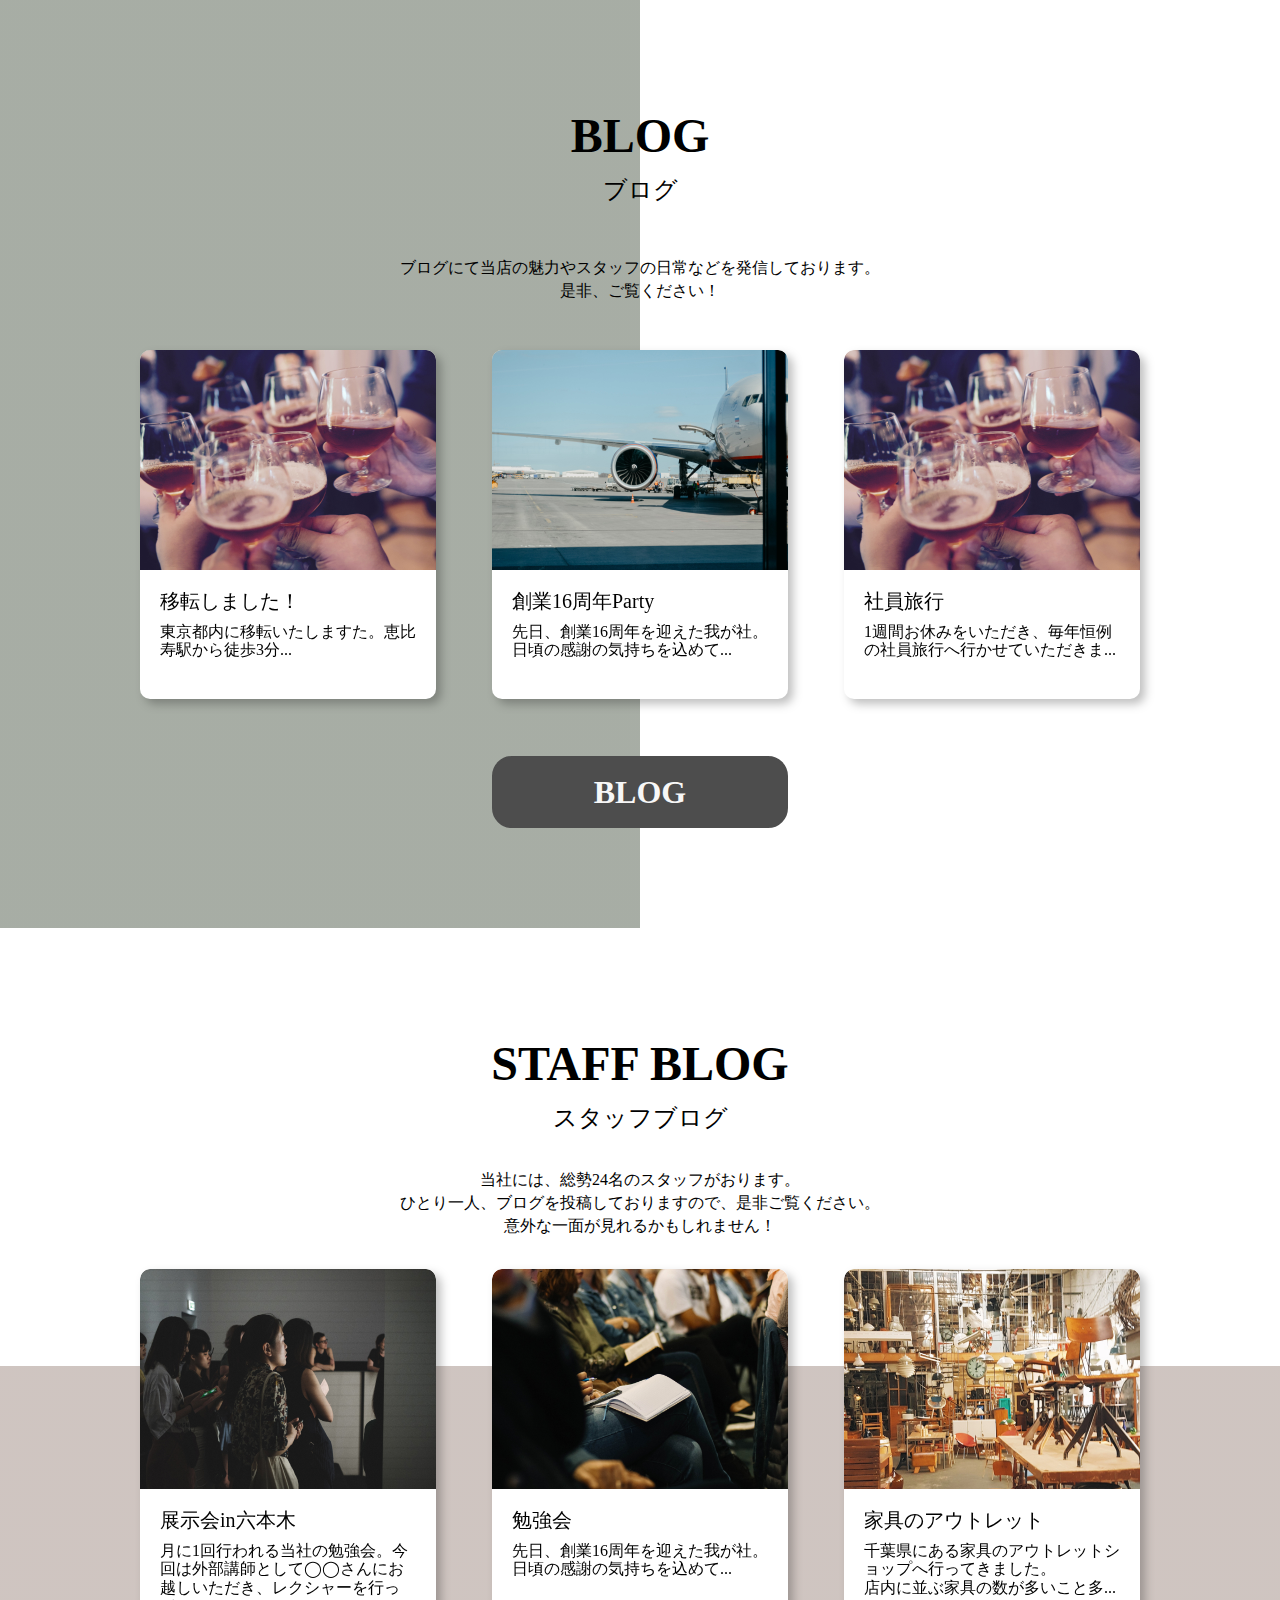
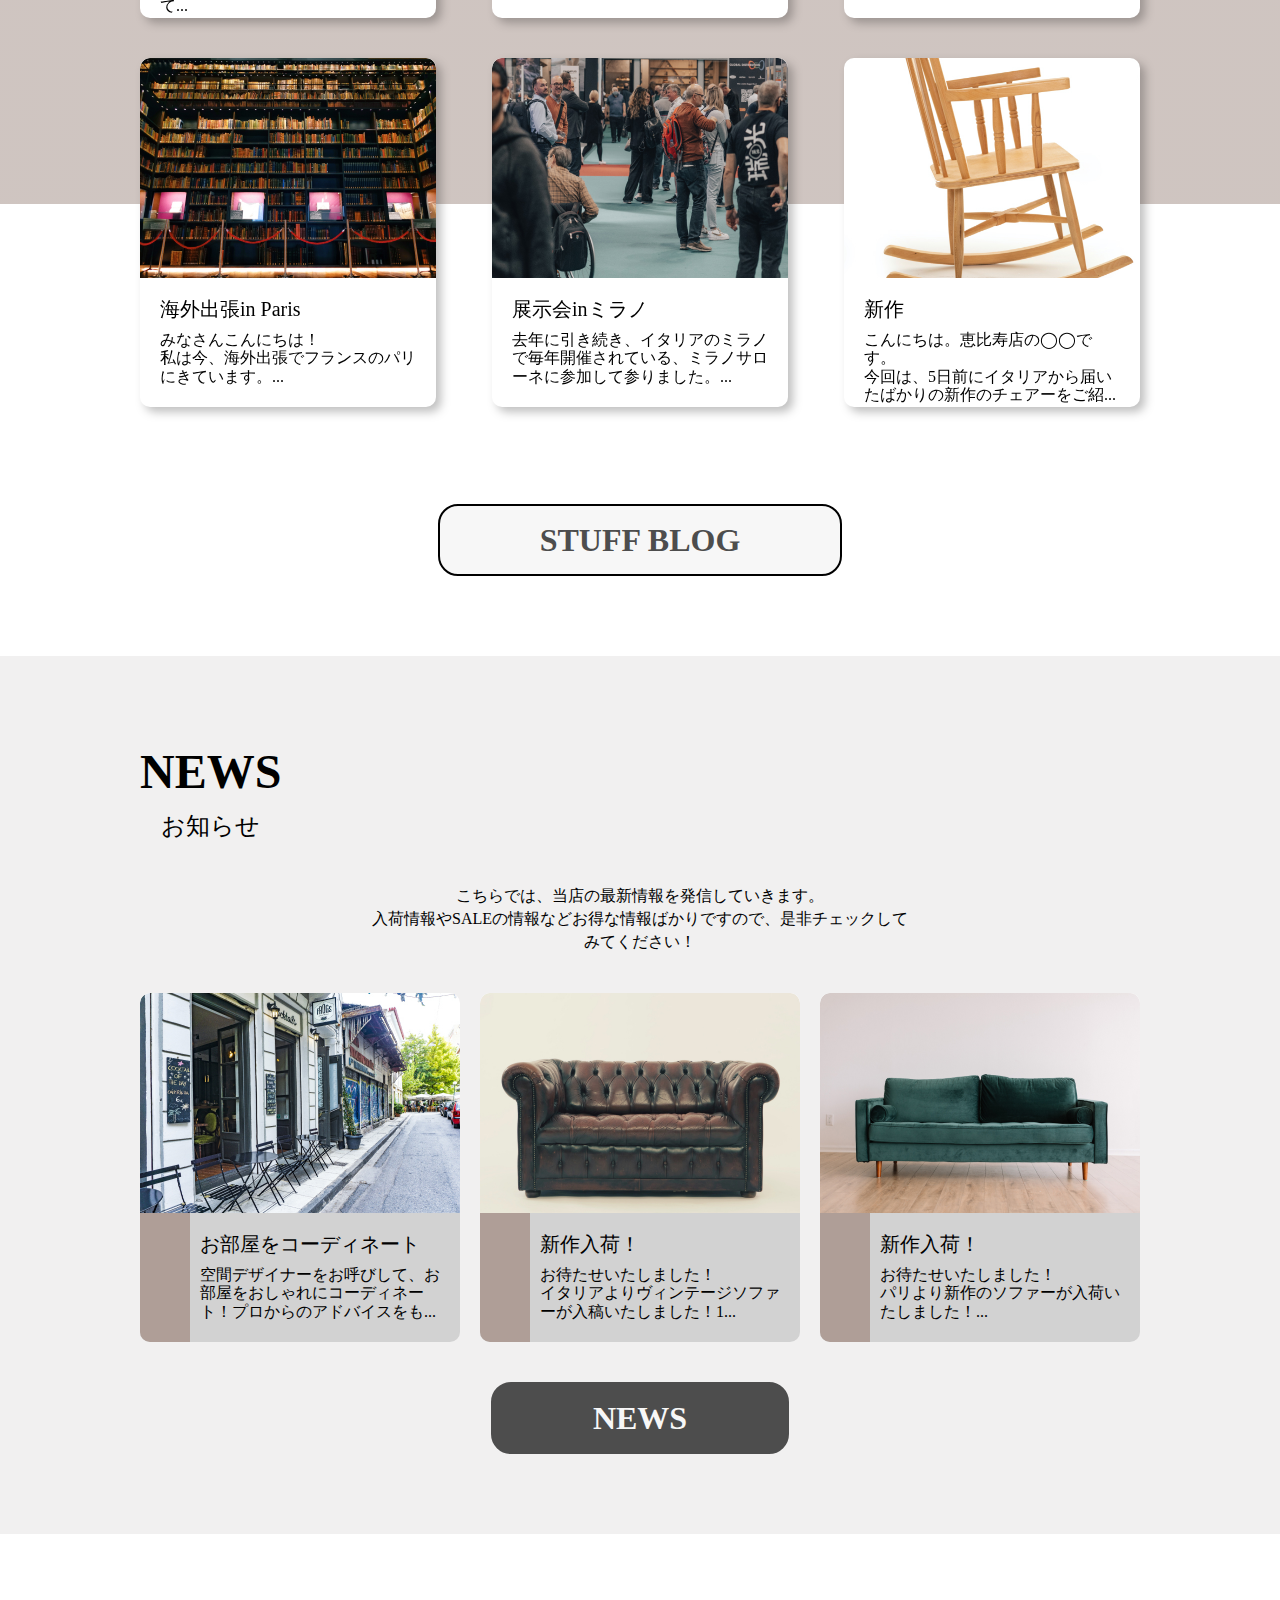
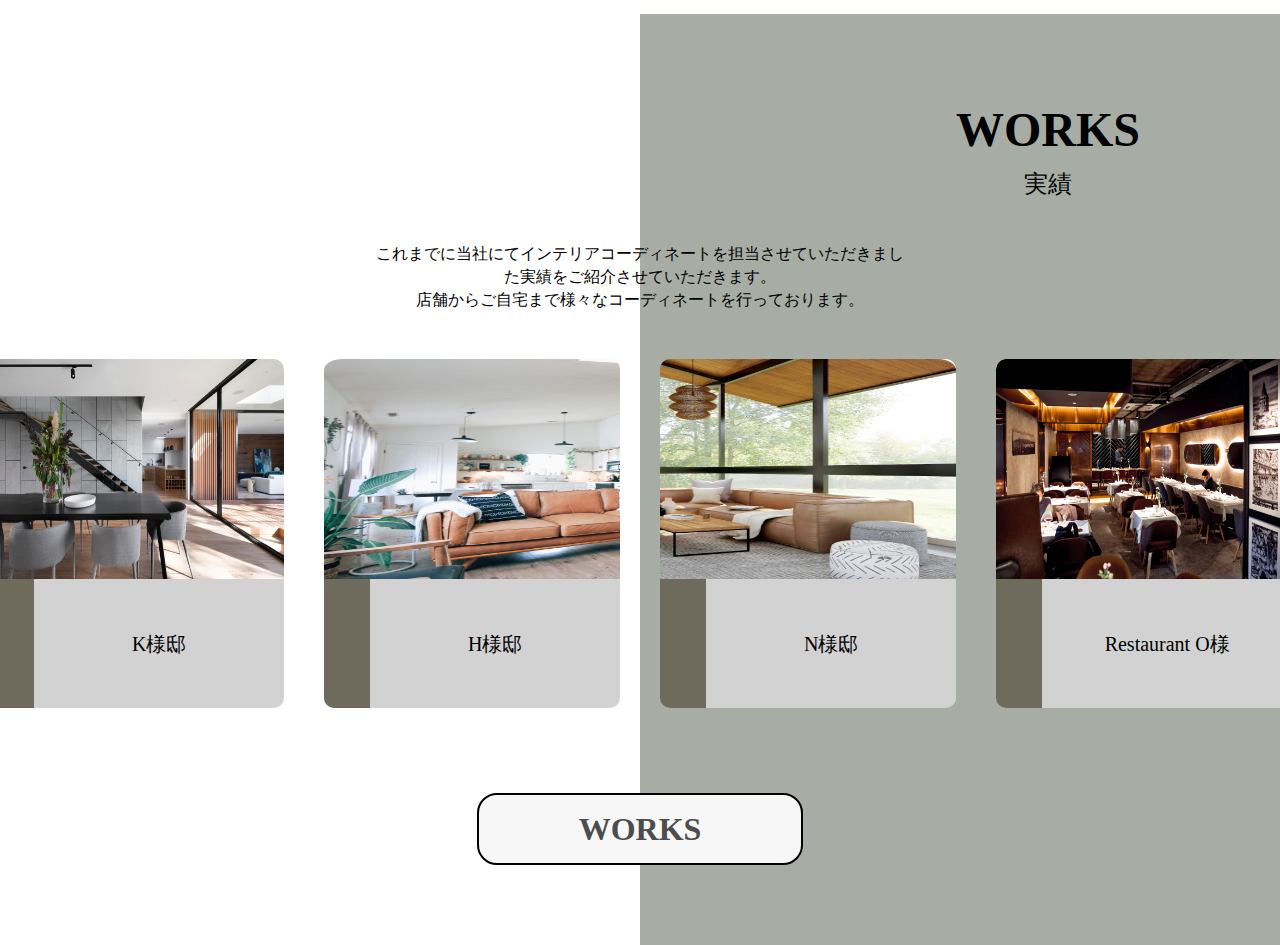
<file: index.html>
<!DOCTYPE html>
<html lang="en">
<head>
    <meta charset="UTF-8">
    <meta http-equiv="X-UA-Compatible" content="IE=edge">
    <meta name="viewport" content="width=device-width, initial-scale=1.0">
    <link rel="stylesheet" href="reset.css">
    <link rel="stylesheet" href="style.css">
    <title>Code-Ups coding practice</title>
</head>
<body>
    <div class="cpntainer">
        <div class="inner">
            <section class="blog">
                <div class="title">
                    <div class="title-top -center">
                        <h1>BLOG</h1>
                        <p>ブログ</p>
                    </div>
                    <div class="title-bottom">
                        <p>
                            ブログにて当店の魅力やスタッフの日常などを発信しております。<br class="pc-br">
                            是非、ご覧ください！
                        </p>
                    </div>
                </div>
                <div class="cards">
                    <article class="card">
                        <div class="card-img-box">
                            <img src="img/001.jpg" alt="">
                        </div>
                        <div class="card-text-box slide">
                            <p class="card-text-title">
                                移転しました！
                            </p>
                            <p class="card-text-outline">
                                東京都内に移転いたしますた。恵比寿駅から徒歩3分...
                            </p>
                        </div>
                    </article>
                    <article class="card card-center">
                        <div class="card-img-box">
                            <img src="img/002.jpg" alt="">
                        </div>
                        <div class="card-text-box slide">
                            <p class="card-text-title">
                                創業16周年Party
                            </p>
                            <p class="card-text-outline">
                                先日、創業16周年を迎えた我が社。日頃の感謝の気持ちを込めて...
                            </p>
                        </div>
                    </article>
                    <article class="card">
                        <div class="card-img-box">
                            <img src="img/001.jpg" alt="">
                        </div>
                        <div class="card-text-box slide">
                            <p class="card-text-title">
                                社員旅行
                            </p>
                            <p class="card-text-outline">
                                1週間お休みをいただき、毎年恒例の社員旅行へ行かせていただきま...
                            </p>
                        </div>
                    </article>
                </div>
                <div class="button -black reverse">
                    <a href="#">BLOG</a>
                </div>
            </section>

            <section class="staff-blog">
                <div class="title">
                    <div class="title-top mb-32">
                        <h1>STAFF BLOG</h1>
                        <p>スタッフブログ</p>
                    </div>
                    <div class="title-bottom mb-32">
                        <p>
                            当社には、総勢24名のスタッフがおります。<br>
                            ひとり一人、ブログを投稿しておりますので、是非ご覧ください。<br>
                            意外な一面が見れるかもしれません！
                        </p>
                    </div>
                </div>
                <div class="cards"> 
                    <article class="card -wcol">
                        <div class="card-img-box">
                            <img src="img/003.jpg" alt="">
                        </div>
                        <div class="card-text-box -light circle">
                            <p class="card-text-title">
                                展示会in六本木
                            </p>
                            <p class="card-text-outline">
                                月に1回行われる当社の勉強会。今回は外部講師として◯◯さんにお越しいただき、レクシャーを行って...
                            </p>
                        </div>
                    </article>
                    <article class="card card-center -wcol">
                        <div class="card-img-box">
                            <img src="img/004.jpg" alt="">
                        </div>
                        <div class="card-text-box -light circle">
                            <p class="card-text-title">
                                勉強会
                            </p>
                            <p class="card-text-outline">
                                先日、創業16周年を迎えた我が社。日頃の感謝の気持ちを込めて...
                            </p>
                        </div>
                    </article>
                    <article class="card -wcol">
                        <div class="card-img-box">
                            <img src="img/005.jpg" alt="">
                        </div>
                        <div class="card-text-box -light circle">
                            <p class="card-text-title">
                                家具のアウトレット
                            </p>
                            <p class="card-text-outline">
                                千葉県にある家具のアウトレットショップへ行ってきました。<br>
                                店内に並ぶ家具の数が多いこと多...
                            </p>
                        </div>
                    </article>
                    <article class="card -wcol">
                        <div class="card-img-box">
                            <img src="img/006.jpg" alt="">
                        </div>
                        <div class="card-text-box -light circle">
                            <p class="card-text-title">
                                海外出張in Paris
                            </p>
                            <p class="card-text-outline">
                                みなさんこんにちは！<br>
                                私は今、海外出張でフランスのパリにきています。...
                            </p>
                        </div>
                    </article>
                    <article class="card card-center -wcol">
                        <div class="card-img-box">
                            <img src="img/007.jpg" alt="">
                        </div>
                        <div class="card-text-box -light circle">
                            <p class="card-text-title">
                                展示会inミラノ
                            </p>
                            <p class="card-text-outline">
                                去年に引き続き、イタリアのミラノで毎年開催されている、ミラノサローネに参加して参りました。...
                            </p>
                        </div>
                    </article>
                    <article class="card -wcol">
                        <div class="card-img-box">
                            <img src="img/008.jpg" alt="">
                        </div>
                        <div class="card-text-box -light circle">
                            <p class="card-text-title">
                                新作
                            </p>
                            <p class="card-text-outline">
                                こんにちは。恵比寿店の◯◯です。<br>
                                今回は、5日前にイタリアから届いたばかりの新作のチェアーをご紹...
                            </p>
                        </div>
                    </article>
                </div>
                <div class="button -white mb-80 float">
                    <a href="#">STUFF BLOG</a>
                </div>
            </section>

            <section class="news mb-80">
                <div class="title title-left">
                    <div class="title-top -left">
                        <h1>NEWS</h1>
                        <p>お知らせ</p>
                    </div>
                    <div class="title-bottom mb-40">
                        <p>
                            こちらでは、当店の最新情報を発信していきます。<br>
                            入荷情報やSALEの情報などお得な情報ばかりですので、是非チェックしてみてください！
                        </p>
                    </div>
                </div>
                <div class="cards mb-40">
                    <article class="card card-wide">
                        <div class="card-img-box">
                            <img src="img/009.jpg" alt="">
                        </div>
                        <div class="card-text-box  -side reverse-b">
                            <div class="side-deco --brown reverse-w"></div>
                            <div class="side-text">
                                <p class="card-text-title">
                                    お部屋をコーディネート
                                </p>
                                <p class="card-text-outline">
                                    空間デザイナーをお呼びして、お部屋をおしゃれにコーディネート！プロからのアドバイスをも...
                                </p>
                            </div>
                        </div>
                    </article>
                    <article class="card mlr-20 card-wide">
                        <div class="card-img-box">
                            <img src="img/010.jpg" alt="">
                        </div>
                        <div class="card-text-box  -side reverse-b">
                            <div class="side-deco --brown reverse-w"></div>
                            <div class="side-text">
                                <p class="card-text-title">
                                    新作入荷！
                                </p>
                                <p class="card-text-outline">
                                    お待たせいたしました！<br>
                                    イタリアよりヴィンテージソファーが入稿いたしました！1...
                                </p>
                            </div>
                        </div>
                    </article>
                    <article class="card card-wide">
                        <div class="card-img-box">
                            <img src="img/011.jpg" alt="">
                        </div>
                        <div class="card-text-box  -side reverse-b">
                            <div class="side-deco --brown reverse-w"></div>
                            <div class="side-text">
                                <p class="card-text-title">
                                    新作入荷！
                                </p>
                                <p class="card-text-outline">
                                    お待たせいたしました！<br>
                                    パリより新作のソファーが入荷いたしました！...
                                </p>
                            </div>
                        </div>
                    </article>
                </div>
                <div class="button -black mb-80 reverse">
                    <a href="#">NEWS</a>
                </div>
            </section>

            <section class="works">
                <div class="title title-right">
                    <div class="title-top -right">
                        <h1>WORKS</h1>
                        <p>実績</p>
                    </div>
                    <div class="title-bottom">
                        <p>
                            これまでに当社にてインテリアコーディネートを担当させていただきました実績をご紹介させていただきます。<br>
                            店舗からご自宅まで様々なコーディネートを行っております。
                        </p>
                    </div>
                </div>
                <div class="cards -wide slider-box">
                    <article class="card -wide-card slider">
                        <div class="card-img-box">
                            <img src="img/012.jpg" alt="">
                        </div>
                        <div class="card-text-box  -side">
                            <div class="side-deco  --green"></div>
                            <div class="side-text --center">
                                <p class="card-text-center">
                                    N様邸
                                </p>
                            </div>
                        </div>
                    </article>
                    <article class="card -wide-card slider">
                        <div class="card-img-box">
                            <img src="img/013.jpg" alt="">
                        </div>
                        <div class="card-text-box  -side">
                            <div class="side-deco  --green"></div>
                            <div class="side-text --center">
                                <p class="card-text-center">
                                    Restaurant O様
                                </p>
                            </div>
                        </div>
                    </article>
                    <article class="card -wide-card slider">
                        <div class="card-img-box">
                            <img src="img/014.jpg" alt="">
                        </div>
                        <div class="card-text-box  -side">
                            <div class="side-deco --green"></div>
                            <div class="side-text --center">
                                <p class="card-text-center">
                                    HOTEL Q様
                                </p>
                            </div>
                        </div>
                    </article>
                    <article class="card -wide-card slider">
                        <div class="card-img-box">
                            <img src="img/015.jpg" alt="">
                        </div>
                        <div class="card-text-box  -side">
                            <div class="side-deco  --green"></div>
                            <div class="side-text --center">
                                <p class="card-text-center">
                                    K様邸
                                </p>
                            </div>
                        </div>
                    </article>
                    <article class="card -wide-card slider">
                        <div class="card-img-box">
                            <img src="img/016.jpg" alt="">
                        </div>
                        <div class="card-text-box  -side">
                            <div class="side-deco  --green"></div>
                            <div class="side-text --center">
                                <p class="card-text-center">
                                    H様邸
                                </p>
                            </div>
                        </div>
                    </article>
                    <article class="card -wide-card slider">
                        <div class="card-img-box">
                            <img src="img/012.jpg" alt="">
                        </div>
                        <div class="card-text-box  -side">
                            <div class="side-deco  --green"></div>
                            <div class="side-text --center">
                                <p class="card-text-center">
                                    N様邸
                                </p>
                            </div>
                        </div>
                    </article>
                    <article class="card -wide-card slider">
                        <div class="card-img-box">
                            <img src="img/013.jpg" alt="">
                        </div>
                        <div class="card-text-box  -side">
                            <div class="side-deco  --green"></div>
                            <div class="side-text --center">
                                <p class="card-text-center">
                                    Restaurant O様
                                </p>
                            </div>
                        </div>
                    </article>
                    <article class="card -wide-card slider">
                        <div class="card-img-box">
                            <img src="img/014.jpg" alt="">
                        </div>
                        <div class="card-text-box  -side">
                            <div class="side-deco --green"></div>
                            <div class="side-text --center">
                                <p class="card-text-center">
                                    HOTEL Q様
                                </p>
                            </div>
                        </div>
                    </article>
                    <article class="card -wide-card slider">
                        <div class="card-img-box">
                            <img src="img/015.jpg" alt="">
                        </div>
                        <div class="card-text-box  -side">
                            <div class="side-deco  --green"></div>
                            <div class="side-text --center">
                                <p class="card-text-center">
                                    K様邸
                                </p>
                            </div>
                        </div>
                    </article>
                    <article class="card -wide-card slider">
                        <div class="card-img-box">
                            <img src="img/016.jpg" alt="">
                        </div>
                        <div class="card-text-box  -side">
                            <div class="side-deco  --green"></div>
                            <div class="side-text --center">
                                <p class="card-text-center">
                                    H様邸
                                </p>
                            </div>
                        </div>
                    </article>
                </div>
                <div class="button -white mb-140 float">
                    <a href="#">WORKS</a>
                </div>
            </section>

        </div>
    </div>
    
</body>
</html>
</file>
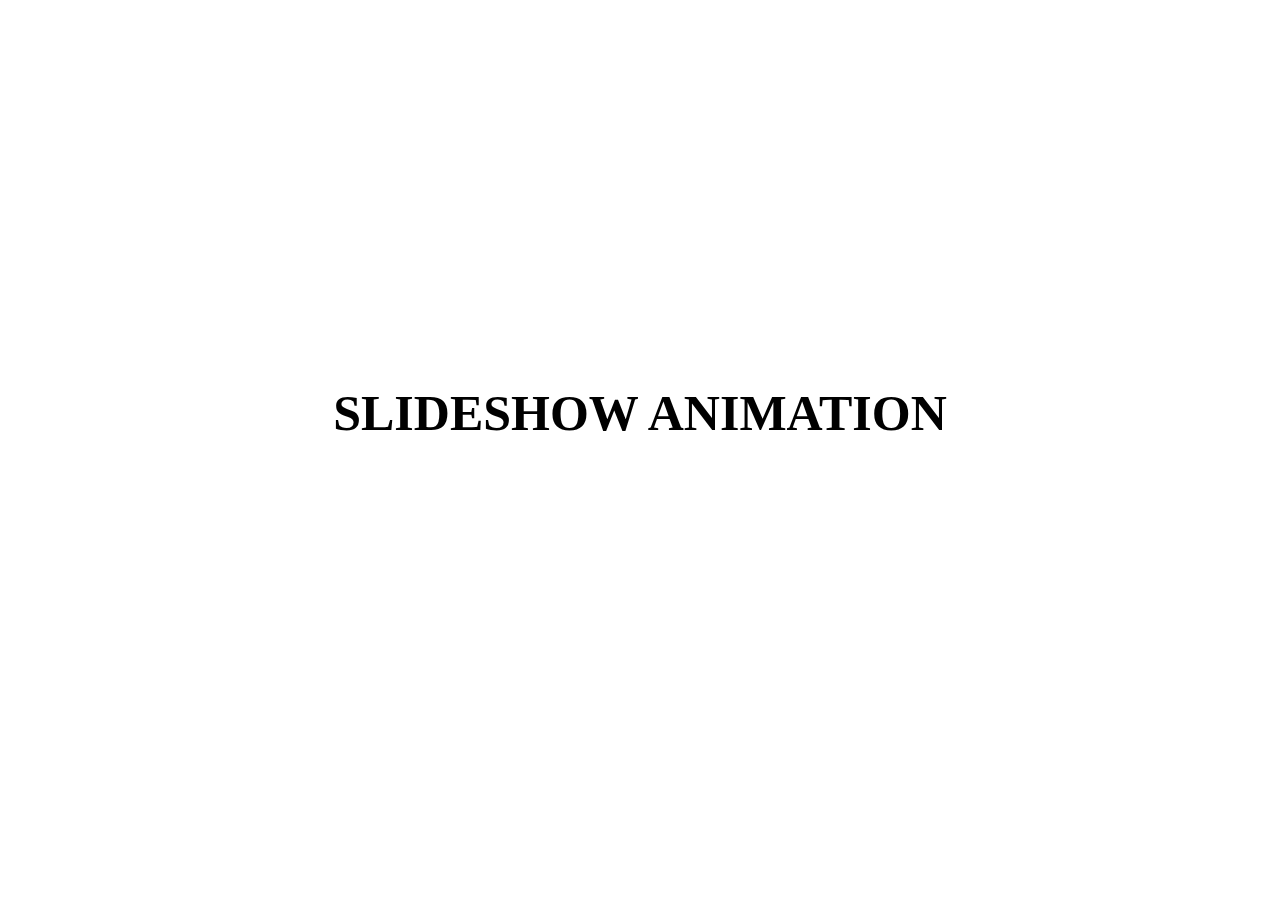
<file: sample.html>
<!-- <!DOCTYPE html>
<html lang="en">
<head>
    <meta charset="UTF-8">
    <meta http-equiv="X-UA-Compatible" content="IE=edge">
    <meta name="viewport" content="width=device-width, initial-scale=1.0">
    <link rel="stylesheet" href="sample.css">
    <title>Document</title>
</head>
<body>

    <div class="slide">
        <a href="https://github.com/shoko-n/code-ups"><img src="img/001.jpg" /></a>
        <a href="#"><img src="img/002.jpg" /></a>
        <a href="#"><img src="img/003.jpg" /></a>
        <a href="#"><img src="img/004.jpg" /></a>
        <a href="#"><img src="img/005.jpg" /></a>
    </div>

    <script type="text/javascript" src="sample.js"></script>
</body>
</html> -->


<!DOCTYPE html>
<html>
  <head>
    <meta charset="utf-8" />
    <meta name="viewport" content="width=device-width,initiascale=1.0,user-scalable=no" />
    <meta property="og:type" content="website" />
    <meta property="og:title" content="" />
    <meta property="og:url" content="" />
    <meta property="og:description" content="" />
    <meta property="og:image" content="" />
    <meta name="description" content="" />
    <title>スライドショー　CSSアニメーション</title>
    <link rel="stylesheet" href="https://use.fontawesome.com/releases/v5.6.3/css/all.css" />
    <link rel="stylesheet" href="sample.css" type="text/css" />
  </head>

  <body>
    <div class="wrapper">
      <!-- [▼ hero] -->
      <div class="hero">
        <div class="hero__inner">
          <ul class="hero-slide">
            <li class="hero-slide__item">
                <a class="hero-slide__img" href="https://pet-sitter-orange.com/"><img src="img/001.jpg" alt="" /></a>
            </li>
            <li class="hero-slide__item">
              <img class="hero-slide__img" src="img/002.jpg" alt="" />
            </li>
            <li class="hero-slide__item">
              <img class="hero-slide__img" src="img/003.jpg" alt="" />
            </li>
          </ul>
          <div class="hero__heading">
            <div class="hero__title">SLIDESHOW ANIMATION</div>
          </div>
        </div>
      </div>
      <!-- [▲ hero] -->
    </div>
  </body>
</html>
</file>
<file: style.css>
.container {
    max-width: 1440px;
    background-color: #fff;
    margin: 0 auto;
    text-align: center;
}

.inner {
    max-width: 1000px;
    margin: 0 auto;
    text-align: center;
}

.blog {
    text-align: center;
    background: linear-gradient(to left, #fff 0%, #fff 50%, rgba(80, 92, 75, 0.5) 50%,  rgba(80, 92, 75, 0.5) 100%);
    margin: 0 calc(50% - 50vw);
	width: 100vw;
}

.title {
    max-width: 1000px;
    margin: 0 auto;
}

.title-top {
    margin-bottom: 48px;
    padding-top: 100px;
}

.title-top h1 {
    font-family: Noto Sans JP;
    font-size: 48px;
    font-weight: 700;
    line-height: 1.5;
    letter-spacing: 0em;
    text-align: center;
}

.title-top p {
    font-family: Noto Sans JP;
    font-size: 24px;
    font-weight: 400;
    line-height: 1.5;
    letter-spacing: 0em;
    text-align: center;
}

.title-bottom {
    text-align: center;
    margin-bottom: 48px;
}

.title-bottom p{
    font-family: Noto Sans JP;
    font-size: 16px;
    font-weight: 400;
    line-height: 23px;
    letter-spacing: 0em;
    text-align: center;
    max-width: 537px;
    margin: 0 auto;
}

.cards {
    max-width: 1000px;
    display: flex;
    align-items: center;
    justify-content: center;
    flex-wrap: wrap;
    margin: 0 auto 57px auto;
}

.card {
    border-radius: 10px;
    width: 296px;
    filter: drop-shadow(5px 5px 5px rgba(0, 0, 0, 0.25));
}

.card-center {
    margin-right: 56px;
    margin-left: 56px;
}

@media screen and (max-width: 640px) {
    .cards {
        margin-bottom: 0;
    }
    
    .card-center {
        margin-left: 0;
        margin-right: 0;
    }

    .card {
        margin-bottom: 20px;
    }

    .blog {
        text-align: center;
        background: linear-gradient(to left, #fff 0%, #fff 30%, rgba(80, 92, 75, 0.5) 30%,  rgba(80, 92, 75, 0.5) 100%);
        margin: 0 calc(50% - 50vw);
        width: 100vw;
    }

    .title-top h1 {
        font-size: 32px;
    }

    .title-top p {
        font-size: 16px;
    }

    .title-top {
        margin-bottom: 20px;
    }

    .title-bottom {
        margin-bottom: 20px;
    }

    .title-bottom p {
        padding-left: 15px;
        padding-right: 15px;
    }

    .pc-br {
        display: none;
    }

}

.mb-40 {
    margin-bottom: 40px;
}

.mb-32 {
    margin-bottom: 32px;
}

.mb-140 {
    margin-bottom: 140px;
}

.card-img-box img {
    height: 220px;
    width: 100%;
    border-radius: 10px 10px 0 0;
}

.card-text-box {
    height: 129px;
    background-color: #D2D2D2;
    padding: 20px;
    text-align: left;
    border-radius: 0 0 10px 10px;
}

.card-text-box.slide {
    background: #fff;
    color: #000;
    overflow: hidden;
    position: relative;
    z-index: 1;
}

.card-text-box.slide::after {
    background: #3D593D;
    position: absolute;
    top: 0;
    left: 0;
    content: '';
    width: 100%;
    height: 100%;
    transform: scale(0, 1);
    transform-origin: left top;
    transition: .2s cubic-bezier(0.45, 0, 0.55, 1);
    z-index: -1;
  }
  .card-text-box.slide:hover {
    color: #fff;
  }
  .card-text-box.slide:hover::after {
    transform: scale(1, 1);
  }

.card-text-title {
    font-size: 20px;
    margin-bottom: 10px;
}

.card-text-outline {
    font-size: 16px;
}

.button {
    display: inline-block;
    padding: 10px 100px;
    border-radius: 20px;
    font-weight: 700;
    font-size: 32px;
    line-height: 1.5;
    margin-bottom: 100px;
    border: 2px solid #4D4D4D;
}

.button.reverse:hover {
    background: #F7F7F7;
    color: #4D4D4D;
}

.reverse-b:hover {
    background: #AF9E97;
    color: #fff;
}

.reverse-b:hover .reverse-w {
    background: #F7F7F7;
}

.button.float:hover {
    transform: translateY(-5px);
}

.-black {
    background-color: #4D4D4D;
    color: #F7F7F7;
}

.-white {
    background: #F7F7F7;
    color: #4D4D4D;
    border: 2px solid #000000;
    margin-bottom: 80px;
}

.staff-blog {
    margin-top: 20px;
    text-align: center;
    background: linear-gradient(to bottom, #fff 0%, #fff 33%, rgba(175, 158, 151, 0.6) 33%,  rgba(175, 158, 151, 0.6) 66%, #fff 66%, #fff 100%);
    margin: 0 calc(50% - 50vw);
    width: 100vw;
}


.card-text-box.circle {
    background: #fff;
    color: #000;
    overflow: hidden;
    position: relative;
    transition-duration: .4s;
    z-index: 2;
  }
  .card-text-box.circle::after {
    background: #818A7D;
    border-radius: 50%;
    content: "";
    display: block;
    margin: auto;
    opacity: 0;
    pointer-events: none;
    position: absolute;
    top: 50%;
    left: 0;
    right: 0;
    width: 100%;
    padding-top: 100%;
    height: 0;
    z-index: -1;
    transform: translateY(-50%) scale(0.1);
    transition: opacity .5s, transform 0s;
    transition-delay: 0s, .4s;
  }
  
  .card-text-box.circle:hover {
    color: #fff;
  }
  .card-text-box.circle:hover::after {
    opacity: 1;
    transform: translateY(-50%) scale(1.1);
    transition-delay: 0s;
    transition: opacity .8s, transform .6s ease-in-out;
  }
  

@media screen and (max-width: 640px) {
    .staff-blog .title-top {
        padding-top: 40px;
        padding-bottom: 30px;
        margin-bottom: 0;
        background: #fff;
    }

    .staff-blog {
        background: rgba(175, 158, 151, 0.6);
    }

    .staff-blog .title-bottom {
        padding-top: 2px;
        margin-bottom: 40px;
    }

    .button {
        font-size: 24px;
    }

    .staff-blog .button {
        margin-bottom: 40px;
    }

}

.-wcol {
    margin-bottom: 40px;
}

.-light {
    background: #F7F7F7;
}

.news {
    background: #F1F0F0;
    margin: 0 calc(50% - 50vw);
    width: 100vw;
}

.title-left {
    text-align: left;
}

.-left {
    margin: 0 auto 40px auto;
    padding-top: 80px;
    display: inline-block;
}

.mb-80 {
    margin-bottom: 80px;
}

@media screen and (max-width: 640px) {
    .news {
        margin-top: 50px;
        margin-bottom: 50px;
    }
    
    .-left {
        padding-top: 14px;
        padding-left: 15px;
        padding-right: 15px;
        margin-bottom: 30px;
    }

    .news .title-bottom {
        margin-bottom: 30px;
    }

    .news .card {
        margin-bottom: 30px;
    }

    .news .cards {
        margin-bottom: 0;
    }

    .news .button {
        margin-bottom: 56px;
    }
}


.works {
    text-align: center;
    background: linear-gradient(to right, #fff 0%, #fff 50%, rgba(80, 92, 75, 0.5) 50%,  rgba(80, 92, 75, 0.5) 100%);
    margin: 0 calc(50% - 50vw);
	width: 100vw;
}

.title-right {
    text-align: right;
}

.-right {
    margin: 0 auto 40px auto;
    padding-top: 80px;
    display: inline-block;
}

.mlr-20 {
    margin-left: 20px;
    margin-right: 20px;
}

.card-wide {
    width: 320px;
    filter: none;
}

.-wide {
    margin: 0 calc(50% - 50vw);
	width: 100vw;
    flex-wrap: nowrap;
    margin: 0 auto 85px auto;
}

.-wide-card {
    margin-left: 20px;
    margin-right: 20px;
    flex-shrink: 0;
    filter: none;
}

.-side {
    display: flex;
    padding: 0;
}

.side-deco {
    width: 50px;
    border-radius: 0 0 0 10px;
}

.side-text {
    padding: 20px 20px 20px 10px;
    width: 270px;
}

.--brown {
    background-color: #AF9E97;
}

.--green {
    background-color: #6E6B5C;
}

.--center {
    position: relative;
    padding: 0px;
}

.card-text-center {
    font-size: 20px;
    text-align: center;
    position: absolute;
    top: 50%;
    left: 50%;
    transform: translateY(-50%) translateX(-50%);
    width: 100%;
    z-index: 1;
}

.--center::before {
    position: absolute;
    top: 0;
    right: 0;
    bottom: 0;
    left: 0;
    z-index: -1;
    content: '';
    background: #6E6B5C;
    transform-origin: top left;
    transform: scale(1, 0);
    transition: transform .3s;
    z-index: 1;
  }

.--center:hover::before {
    color: #fff;
    transform-origin: top left;
    transform: scale(1, 1);
    z-index: 1;
  }

.--center::before {
    transform-origin: top left;
  }

.--center:hover::before {
    transform-origin: top left;
  }

  .--center:hover p {
      color: #fff;
  }
	
.slider-box {
    display: flex;
    width: 100%;
  }
  .slider{
    position: relative;
  } 
  	
@keyframes sliderAnimation {
    100% {
      transform: translateX(-50%);
    }
  }
 	
.slider-box{
    display: flex;
    min-width: 100%;
    width: min-content;
    animation: 15s linear infinite sliderAnimation;
  }

  @media screen and (max-width: 640px) {
    .slider-box{
        width: 100%;
    }
  }
  
@media screen and (max-width: 640px) {
    .-right {
        padding-top: 10px;
        padding-left: 15px;
        padding-right: 15px;
    }

    .works {
        background: linear-gradient(to right, #fff 0%, #fff 30%, rgba(80, 92, 75, 0.5) 30%,  rgba(80, 92, 75, 0.5) 100%);
    }

    .-wide {
        margin-bottom: 60px;
    }

    .works .button {
        margin-bottom: 100px;
    }
}
</file>
<file: sample.css>
/* 
.slide {
	position:relative;
}
.slide a {
	position:absolute;
	opacity:0;
	transition:all 1s ease-in-out;

}



.slide a.show {
    opacity: 1;
  } */


  /* --------------------------------
  Hero
-------------------------------- */

/* ------ slide image ------- */
.hero-slide__img {
    animation-duration: 15s;
    animation-iteration-count: infinite;
    animation-name: slideAnime;
    animation-timing-function: ease;
    display: block;
    min-height: 100vh;
    object-fit: cover;
    opacity: 0;
    width: 100%;
  }

  
  .hero-slide__item:nth-of-type(1) .hero-slide__img {
    animation-delay: 0s;
  }
  
  .hero-slide__item:nth-of-type(2) .hero-slide__img {
    animation-delay: 5s;
  }
  
  .hero-slide__item:nth-of-type(3) .hero-slide__img {
    animation-delay: 10s;
  }
  
  @keyframes slideAnime {
    0% {
      opacity: 0;
    }
  
    16% {
      opacity: 1;
    }
  
    33% {
      opacity: 1;
    }
  
    49% {
      opacity: 0;
    }
  }
  
  /* ------ hero erea ------- */
  .hero {
    height: 100vh;
    overflow: hidden;
    position: relative;
  }
  
  .hero__inner {
    margin: 0 auto;
    width: 1100px;
  }
  
  /* ------ hero title ------- */
  .hero__title {
    font-size: 50px;
    font-weight: bold;
    left: 0;
    position: absolute;
    right: 0;
    text-align: center;
    top: 45%;
    transform: translateY(-50%);
    width: 100%;
  }
  
  .hero-slide__item {
    bottom: 0;
    height: 100%;
    position: absolute;
    right: -10%;
    width: 110%;
  }
</file>
